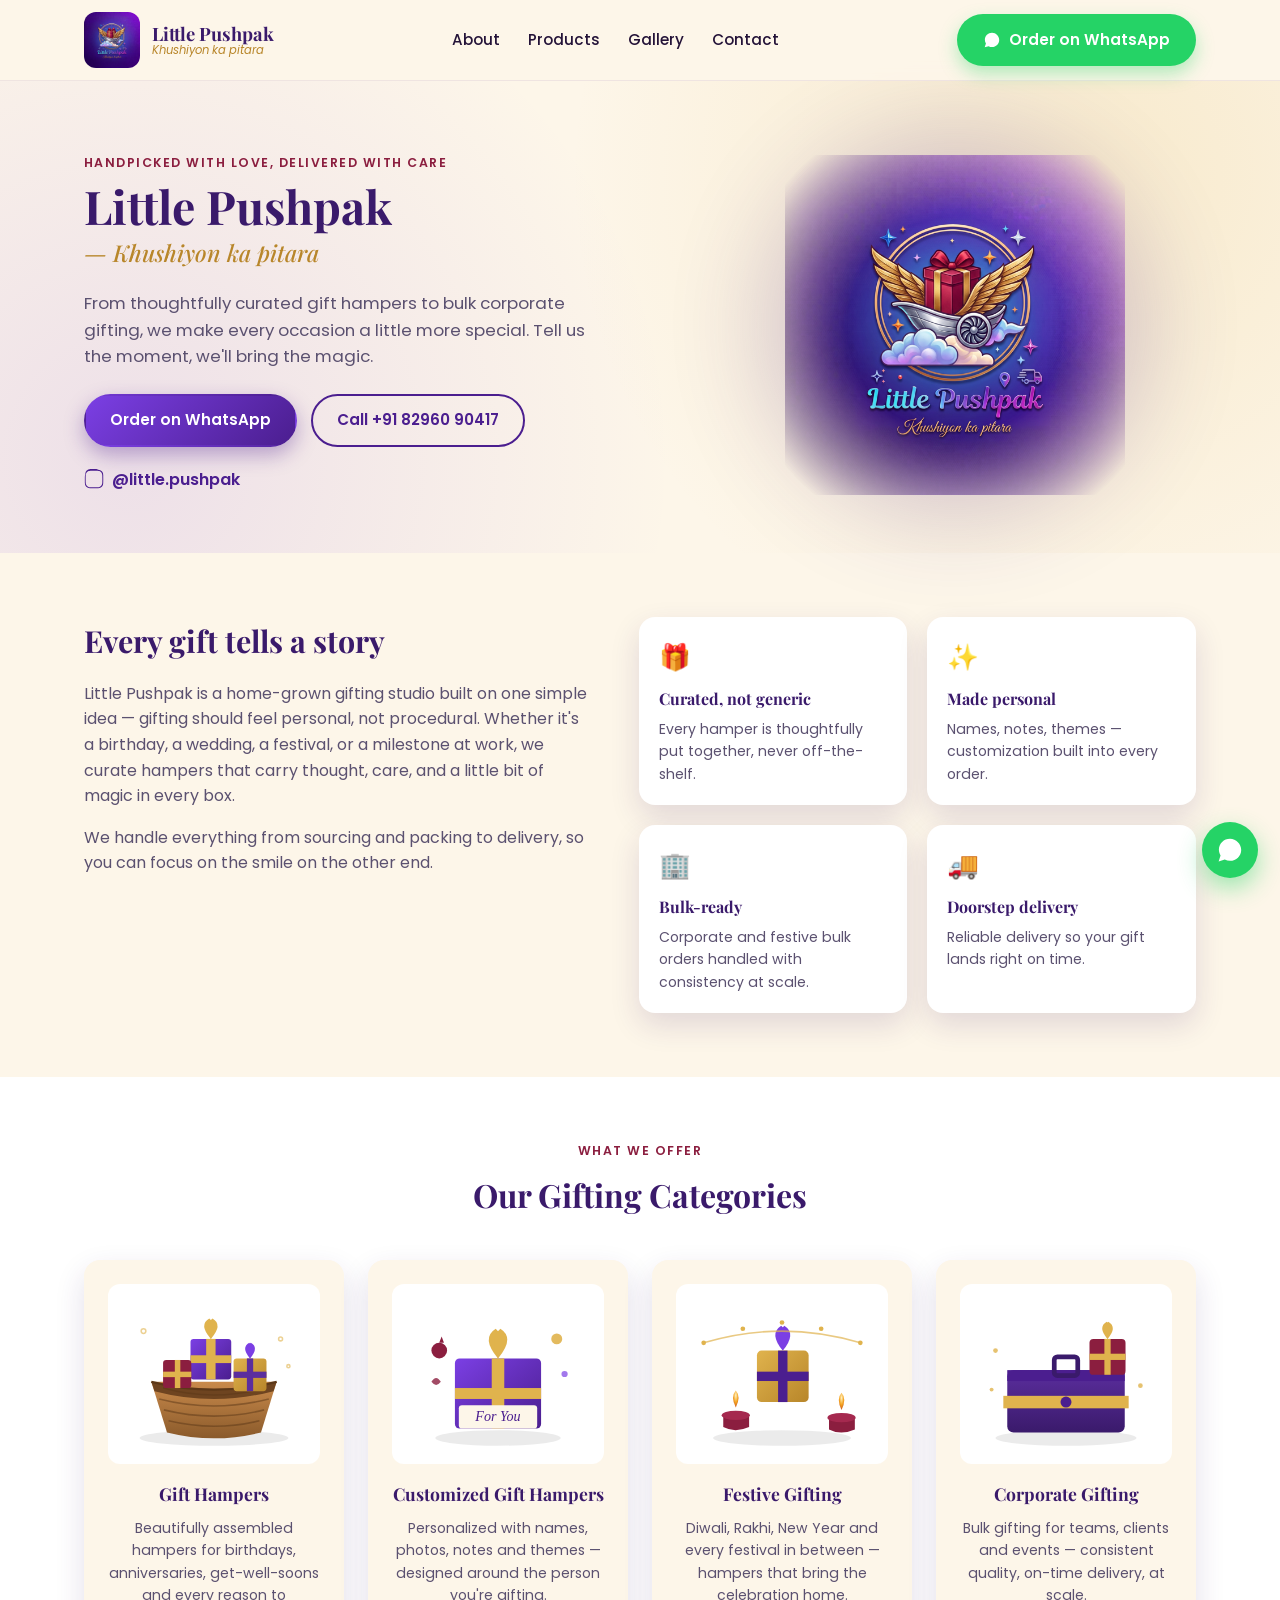
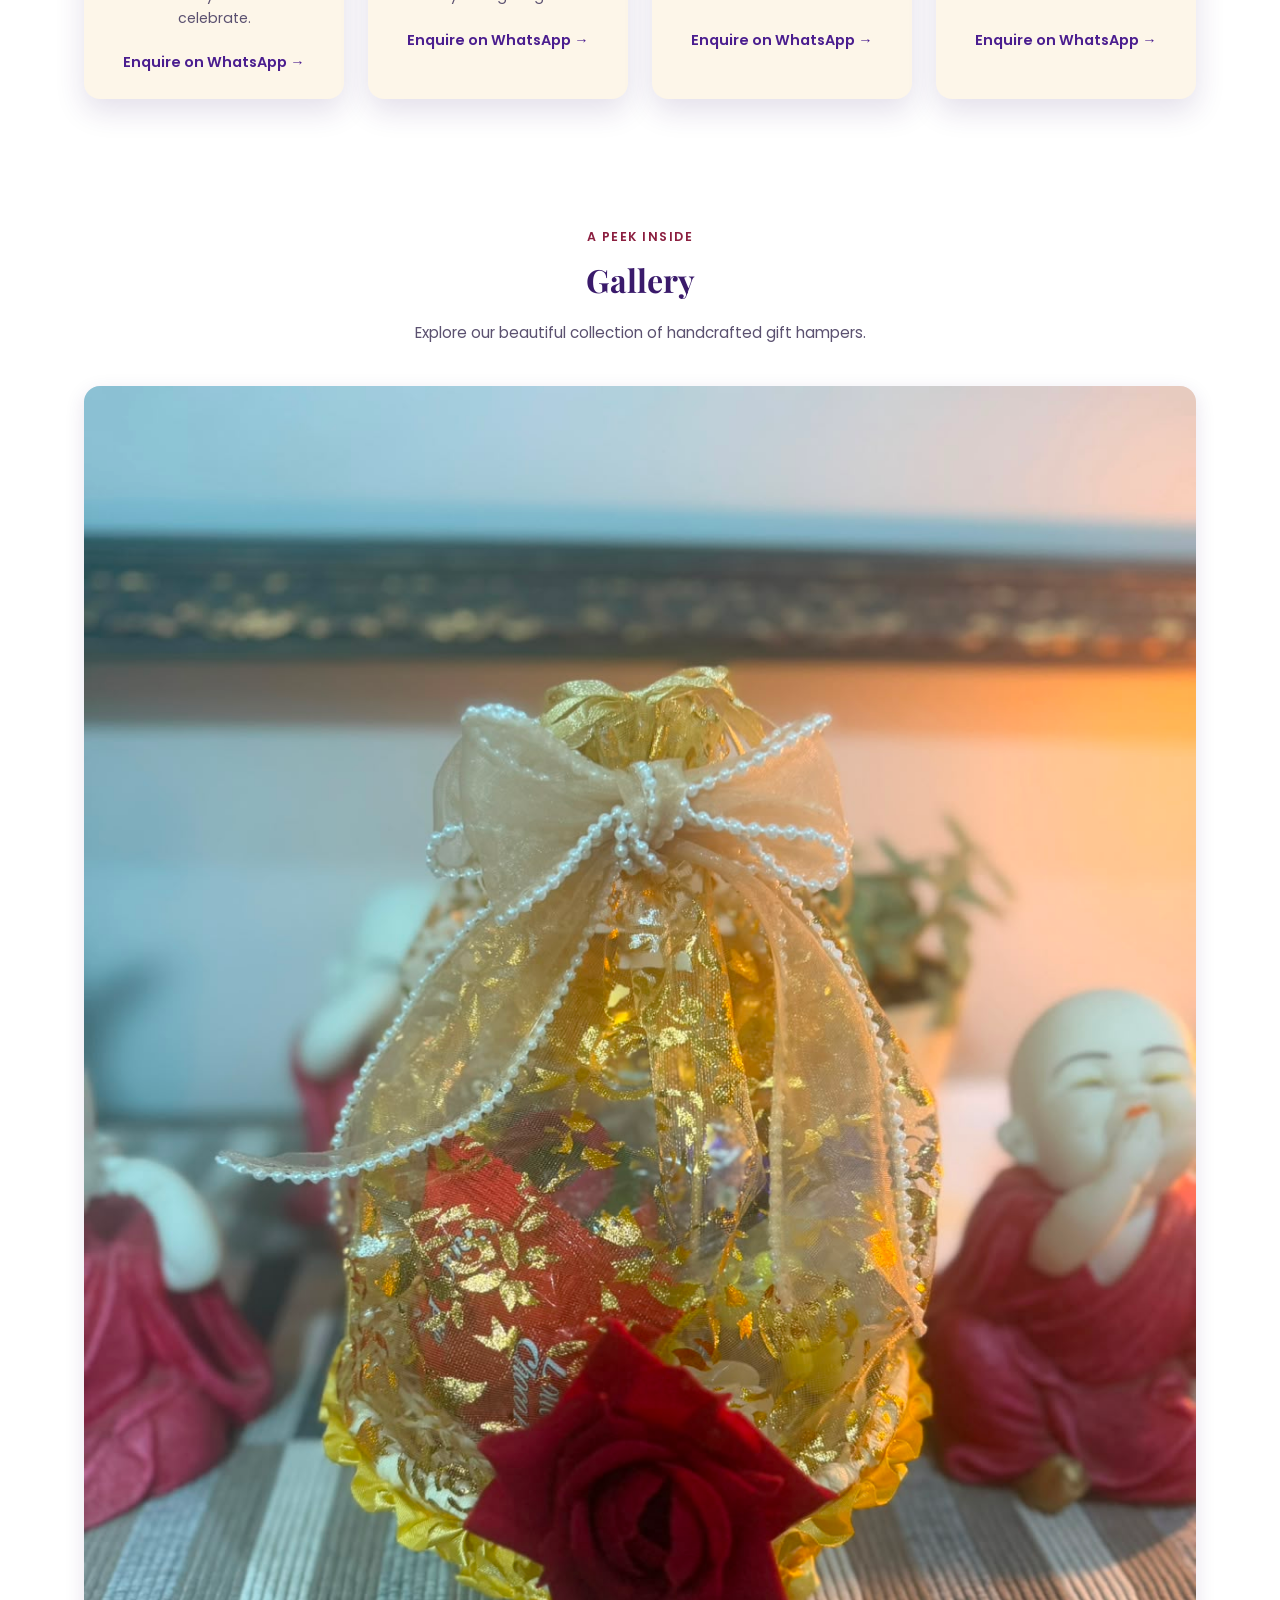
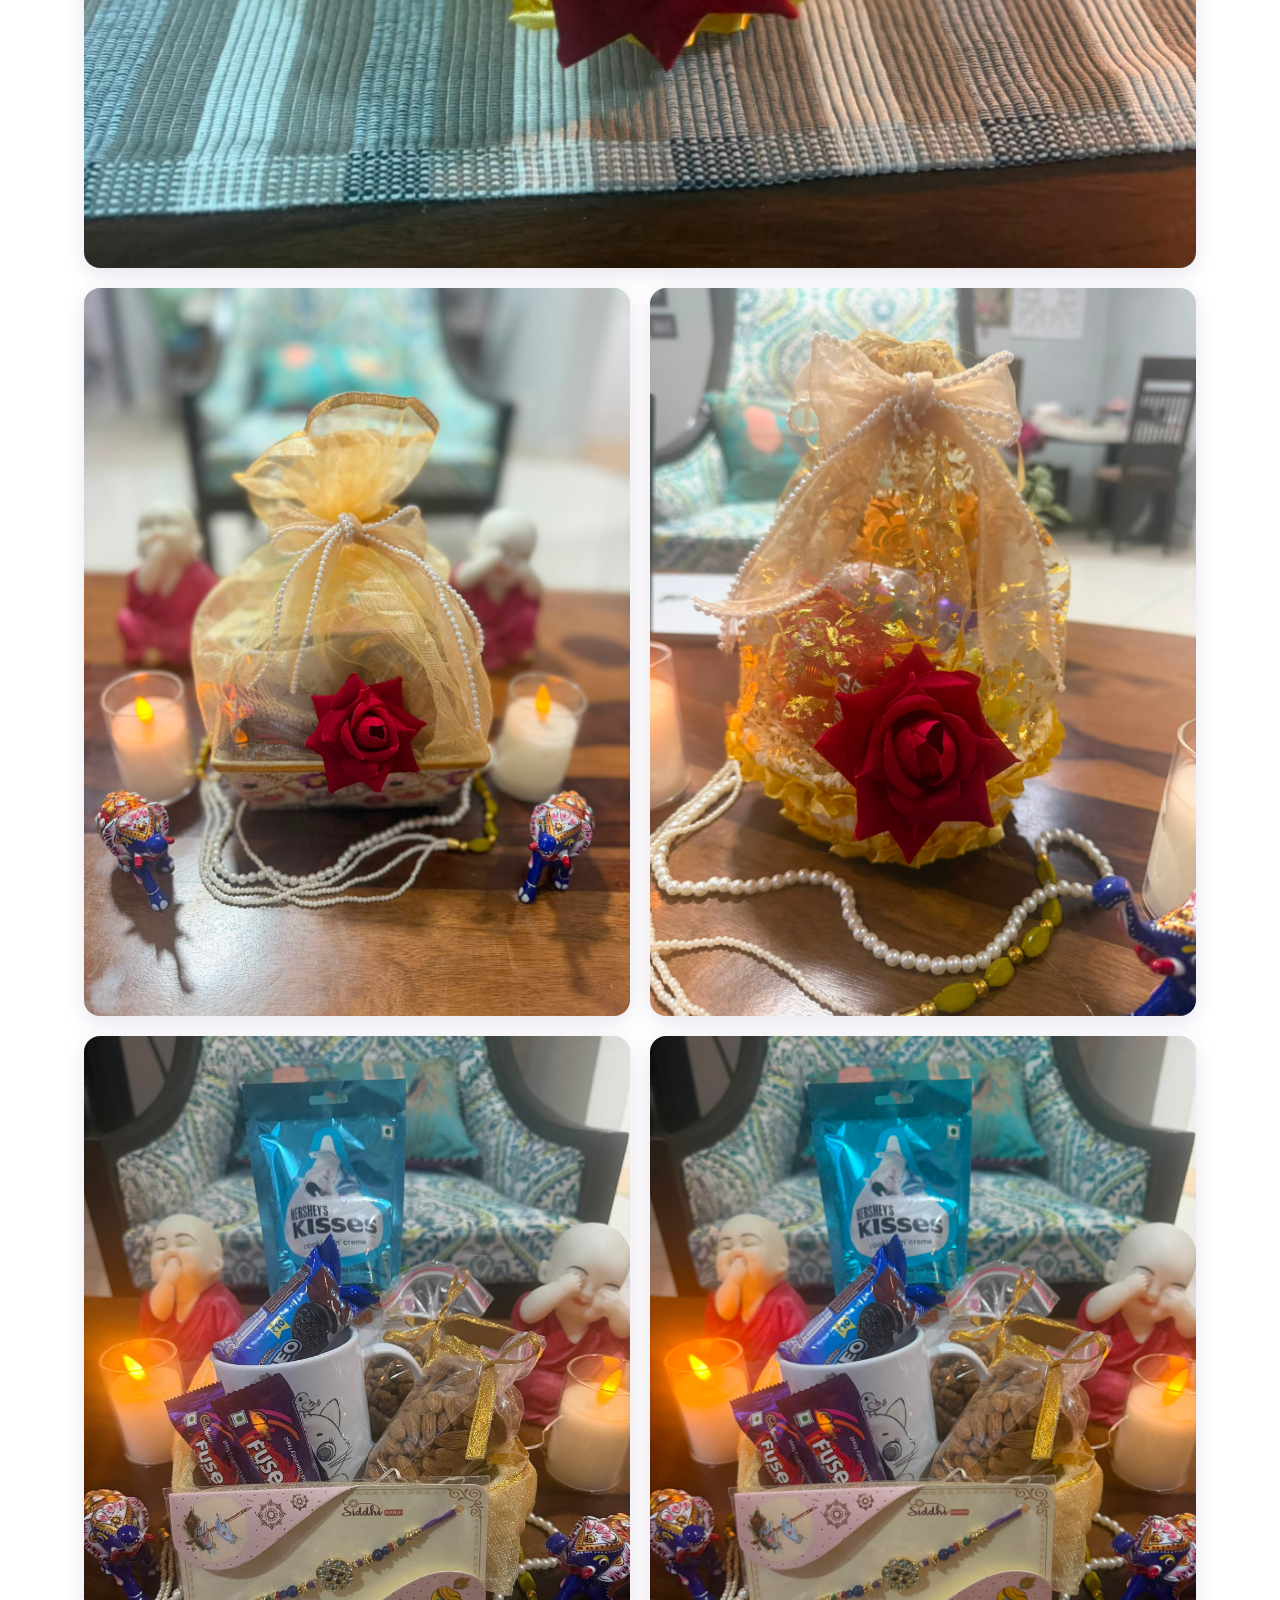
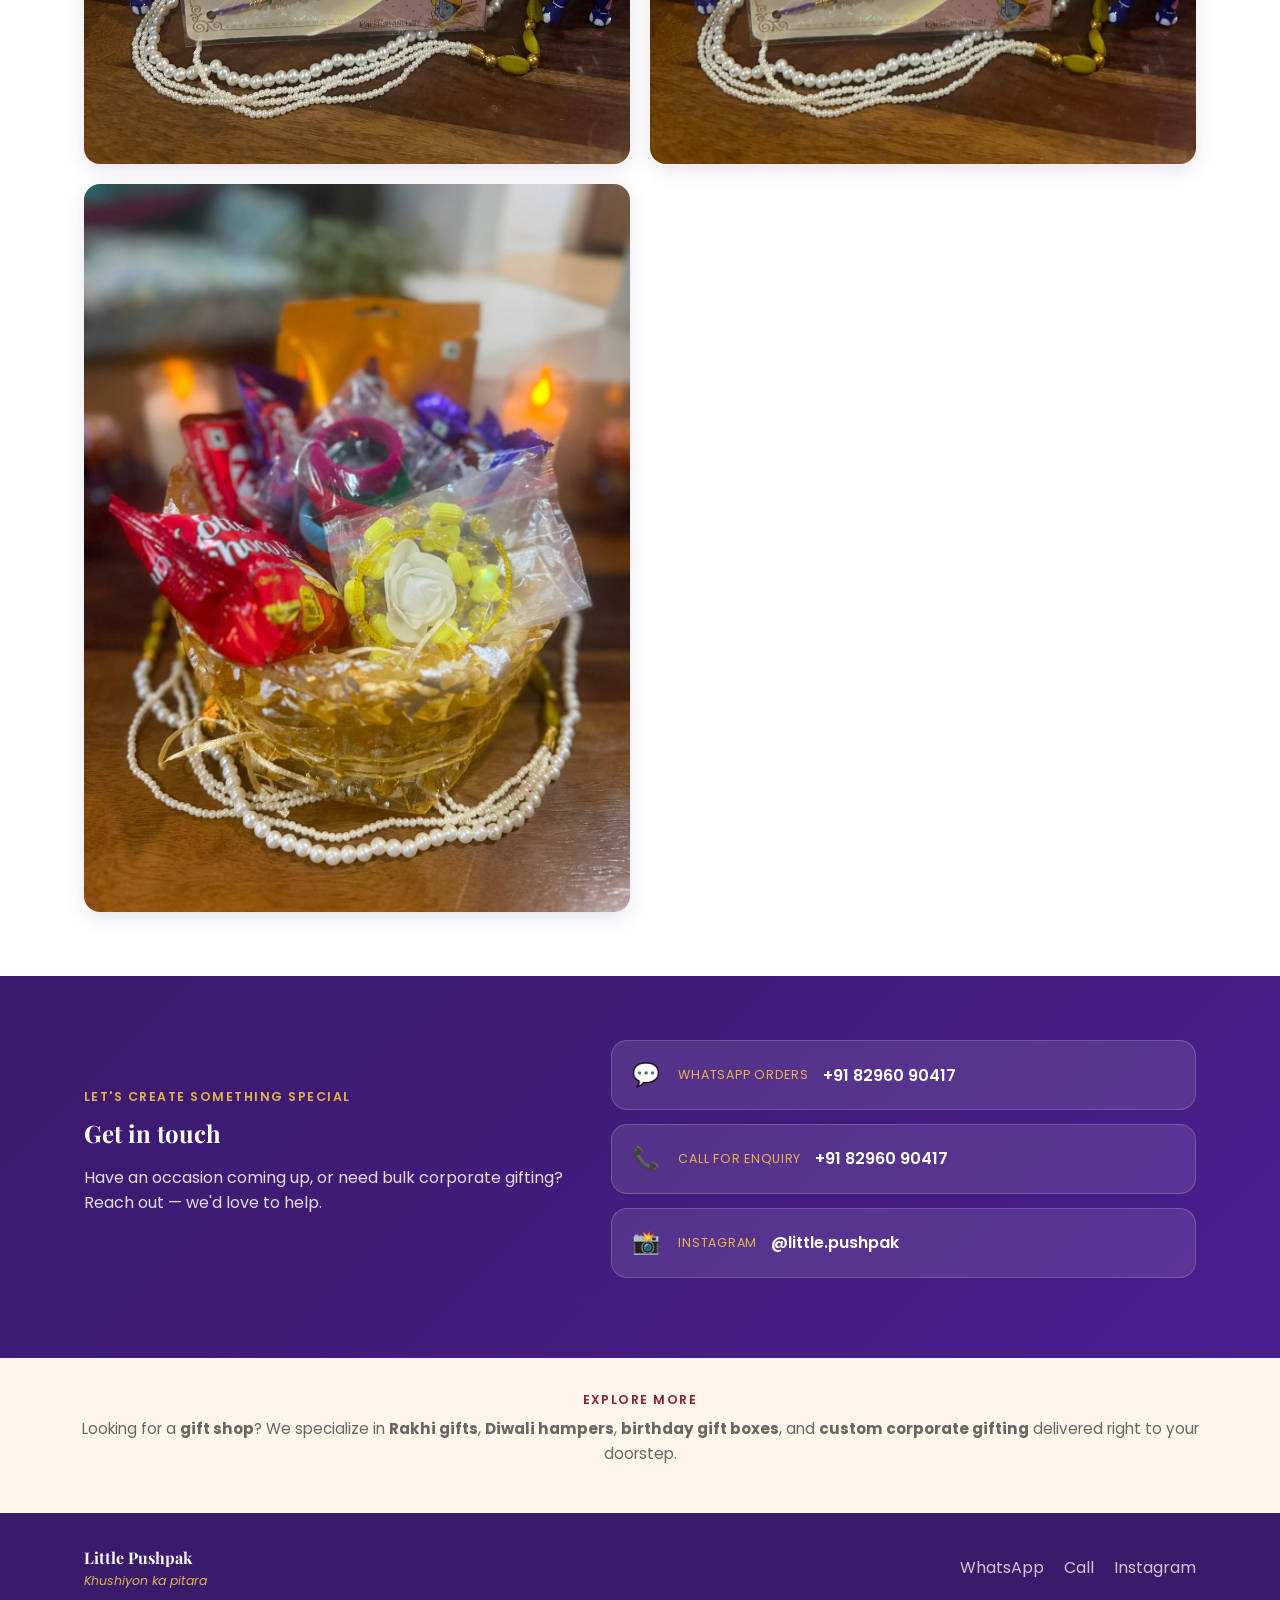
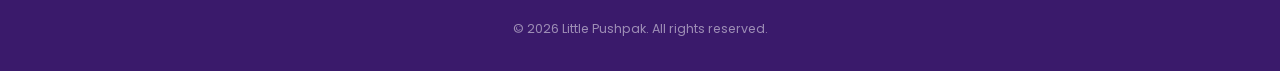
<file: index.html>
<!DOCTYPE html>
<html lang="en">
<head>
<meta charset="UTF-8">
<meta name="viewport" content="width=device-width, initial-scale=1.0">
<title>Little Pushpak | Khushiyon ka Pitara</title>
<meta name="description" content="Little Pushpak - Gift Hampers, Customized Gift Hampers, Festive Gifting & Corporate Gifting. Order on WhatsApp today!">
<title>Little Pushpak | Custom Gift Hampers & Special Occasion Gifts</title>
<meta name="description" content="Little Pushpak offers handcrafted, beautiful gift hampers for birthdays, weddings, festivals, and corporate gifting. Find the perfect gift hampers near you.">
<meta name="keywords" content="gift shop, gift shop near me, rakhi gift, rakhi hampers, customized gift hampers, festive gift boxes, corporate gifting">
<meta property="og:type" content="website">
<meta property="og:title" content="Little Pushpak | Custom Gift Shop & Festive Hampers">
<meta property="og:description" content="Explore custom Rakhi gifts, festive hampers, and corporate gift boxes at Little Pushpak.">
<link rel="icon" type="image/png" href="assets/logo.png">
<link rel="preconnect" href="https://fonts.googleapis.com">
<link href="https://fonts.googleapis.com/css2?family=Poppins:wght@400;500;600;700&family=Playfair+Display:ital,wght@0,600;1,500&display=swap" rel="stylesheet">
<link rel="stylesheet" href="css/style.css">
</head>
<!-- Google tag (gtag.js) -->
<script async src="https://www.googletagmanager.com/gtag/js?id=G-FZVYTQV3SM"></script>
<script>
  window.dataLayer = window.dataLayer || [];
  function gtag(){dataLayer.push(arguments);}
  gtag('js', new Date());

  gtag('config', 'G-FZVYTQV3SM');
</script>
<body>

<header class="site-header" id="top">
  <div class="container header-inner">
    <a class="brand" href="#top">
      <img src="assets/logo.png" alt="Little Pushpak logo" class="brand-logo" onerror="this.style.display='none'; document.querySelector('.brand-fallback').style.display='flex';">
      <span class="brand-fallback" aria-hidden="true">LP</span>
      <span class="brand-text">
        <span class="brand-name">Little Pushpak</span>
        <span class="brand-tagline">Khushiyon ka pitara</span>
      </span>
    </a>

    <nav class="site-nav" id="siteNav">
      <a href="#about">About</a>
      <a href="#products">Products</a>
      <a href="#gallery">Gallery</a>
      <a href="#contact">Contact</a>
    </nav>

    <div class="header-actions">
      <a class="btn btn-whatsapp" href="https://wa.me/918296090417?text=Hi%20Little%20Pushpak%2C%20I%27d%20like%20to%20know%20more%20about%20your%20gift%20hampers." target="_blank" rel="noopener">
        <svg viewBox="0 0 32 32" class="icon" aria-hidden="true"><path fill="currentColor" d="M16 3C9 3 3.3 8.6 3.3 15.5c0 2.4.7 4.7 1.9 6.7L3 29l7-2.1a13 13 0 0 0 6 1.5h.1c7 0 12.7-5.6 12.7-12.5S23 3 16 3z"/></svg>
        <span class="btn-label">Order on WhatsApp</span>
      </a>
      <button class="nav-toggle" id="navToggle" aria-label="Toggle navigation" aria-expanded="false">
        <span></span><span></span><span></span>
      </button>
    </div>
  </div>
</header>

<main>

  <!-- HERO -->
  <section class="hero">
    <div class="container hero-inner">
      <div class="hero-copy">
        <p class="eyebrow">Handpicked with love, delivered with care</p>
        <h1>Little Pushpak <span>— Khushiyon ka pitara</span></h1>
        <p class="hero-desc">
          From thoughtfully curated gift hampers to bulk corporate gifting, we make every occasion
          a little more special. Tell us the moment, we'll bring the magic.
        </p>
        <div class="hero-actions">
          <a class="btn btn-primary" href="https://wa.me/918296090417?text=Hi%20Little%20Pushpak%2C%20I%27d%20like%20to%20place%20an%20order." target="_blank" rel="noopener">Order on WhatsApp</a>
          <a class="btn btn-outline" href="tel:+918296090417">Call +91 82960 90417</a>
        </div>
        <a class="hero-insta" href="https://instagram.com/little.pushpak" target="_blank" rel="noopener">
          <svg viewBox="0 0 24 24" class="icon" aria-hidden="true"><path fill="currentColor" d="M12 2c2.7 0 3.05.01 4.12.06 1.06.05 1.79.22 2.43.47.66.26 1.22.6 1.77 1.15.55.55.9 1.11 1.15 1.77.25.64.42 1.37.47 2.43.05 1.07.06 1.41.06 4.12s-.01 3.05-.06 4.12c-.05 1.06-.22 1.79-.47 2.43-.26.66-.6 1.22-1.15 1.77-.55.55-1.11.9-1.77 1.15-.64.25-1.37.42-2.43.47-1.07.05-1.41.06-4.12.06s-3.05-.01-4.12-.06c-1.06-.05-1.79-.22-2.43-.47-.66-.26-1.22-.6-1.77-1.15-.55-.55-.9-1.11-1.15-1.77-.25-.64-.42-1.37-.47-2.43-.05-1.07-.06-1.41-.06-4.12s.01-3.05.06-4.12c.05-1.06.22-1.79.47-2.43.26-.66.6-1.22 1.15-1.77.55-.55 1.11-.9 1.77-1.15.64-.25 1.37-.42 2.43-.47C8.95 2.01 9.29 2 12 2m0-2C9.17 0 8.81.01 7.71.06 6.61.11 5.84.28 5.17.54c-.69.27-1.28.63-1.86 1.21C2.67 2.33 2.31 2.92 2.04 3.61c-.26.67-.43 1.44-.48 2.54C1.01 8.19 1 8.55 1 12s.01 3.81.06 4.91c.05 1.1.22 1.87.48 2.54.27.69.63 1.28 1.21 1.86.58.58 1.17.94 1.86 1.21.67.26 1.44.43 2.54.48 1.1.05 1.46.06 4.91.06s3.81-.01 4.91-.06c1.1-.05 1.87-.22 2.54-.48.69-.27 1.28-.63 1.86-1.21.58-.58.94-1.17 1.21-1.86.26-.67.43-1.44.48-2.54.05-1.1.06-1.46.06-4.91s-.01-3.81-.06-4.91c-.05-1.1-.22-1.87-.48-2.54-.27-.69-.63-1.28-1.21-1.86-.58-.58-1.17-.94-1.86-1.21-.67-.26-1.44-.43-2.54-.48C15.19.01 14.83 0 12 0z"/></svg>
          @little.pushpak
        </a>
      </div>
      <div class="hero-art" aria-hidden="true">
        <div class="hero-blob"></div>
        <img src="assets/logo.png" alt="" class="hero-logo" onerror="this.style.display='none';">
      </div>
    </div>
  </section>

  <!-- ABOUT -->
  <section id="about" class="about">
    <div class="container about-inner">
      <div class="about-copy">
        <h2>Every gift tells a story</h2>
        <p>
          Little Pushpak is a home-grown gifting studio built on one simple idea — gifting should
          feel personal, not procedural. Whether it's a birthday, a wedding, a festival, or a
          milestone at work, we curate hampers that carry thought, care, and a little bit of magic
          in every box.
        </p>
        <p>
          We handle everything from sourcing and packing to delivery, so you can focus on the
          smile on the other end.
        </p>
      </div>
      <div class="about-highlights">
        <div class="highlight">
          <span class="highlight-icon">🎁</span>
          <h3>Curated, not generic</h3>
          <p>Every hamper is thoughtfully put together, never off-the-shelf.</p>
        </div>
        <div class="highlight">
          <span class="highlight-icon">✨</span>
          <h3>Made personal</h3>
          <p>Names, notes, themes — customization built into every order.</p>
        </div>
        <div class="highlight">
          <span class="highlight-icon">🏢</span>
          <h3>Bulk-ready</h3>
          <p>Corporate and festive bulk orders handled with consistency at scale.</p>
        </div>
        <div class="highlight">
          <span class="highlight-icon">🚚</span>
          <h3>Doorstep delivery</h3>
          <p>Reliable delivery so your gift lands right on time.</p>
        </div>
      </div>
    </div>
  </section>

  <!-- PRODUCTS -->
  <section id="products" class="products">
    <div class="container">
      <div class="section-head">
        <p class="eyebrow">What we offer</p>
        <h2>Our Gifting Categories</h2>
      </div>

      <div class="product-grid">
        <article class="product-card">
          <div class="product-art"><img src="assets/illustrations/hampers.svg" alt="Gift hampers illustration" loading="lazy"></div>
          <h3>Gift Hampers</h3>
          <p>Beautifully assembled hampers for birthdays, anniversaries, get-well-soons and every reason to celebrate.</p>
          <a class="product-link" href="https://wa.me/918296090417?text=Hi%2C%20I%27d%20like%20to%20enquire%20about%20Gift%20Hampers." target="_blank" rel="noopener">Enquire on WhatsApp →</a>
        </article>

        <article class="product-card">
          <div class="product-art"><img src="assets/illustrations/customized.svg" alt="Customized gift hampers illustration" loading="lazy"></div>
          <h3>Customized Gift Hampers</h3>
          <p>Personalized with names, photos, notes and themes — designed around the person you're gifting.</p>
          <a class="product-link" href="https://wa.me/918296090417?text=Hi%2C%20I%27d%20like%20to%20enquire%20about%20Customized%20Gift%20Hampers." target="_blank" rel="noopener">Enquire on WhatsApp →</a>
        </article>

        <article class="product-card">
          <div class="product-art"><img src="assets/illustrations/festive.svg" alt="Festive gifting illustration" loading="lazy"></div>
          <h3>Festive Gifting</h3>
          <p>Diwali, Rakhi, New Year and every festival in between — hampers that bring the celebration home.</p>
          <a class="product-link" href="https://wa.me/918296090417?text=Hi%2C%20I%27d%20like%20to%20enquire%20about%20Festive%20Gifting." target="_blank" rel="noopener">Enquire on WhatsApp →</a>
        </article>

        <article class="product-card">
          <div class="product-art"><img src="assets/illustrations/corporate.svg" alt="Corporate gifting illustration" loading="lazy"></div>
          <h3>Corporate Gifting</h3>
          <p>Bulk gifting for teams, clients and events — consistent quality, on-time delivery, at scale.</p>
          <a class="product-link" href="https://wa.me/918296090417?text=Hi%2C%20I%27d%20like%20to%20enquire%20about%20Corporate%20Gifting." target="_blank" rel="noopener">Enquire on WhatsApp →</a>
        </article>
      </div>
    </div>
  </section>

  <!-- GALLERY -->
  <section id="gallery" class="gallery">
    <div class="container">
      <div class="section-head">
        <p class="eyebrow">A peek inside</p>
        <h2>Gallery</h2>
        <p class="section-sub">Explore our beautiful collection of handcrafted gift hampers.</p>
      </div>
      <div class="gallery-grid">
        <div class="gallery-tile gallery-featured">
          <img src="assets/pics/IMG-20260808-WA0032.jpg" alt="Premium gift hamper collection" loading="lazy">
        </div>
        <div class="gallery-tile">
          <img src="assets/pics/IMG-20260808-WA0020.jpg" alt="Customized gift hamper" loading="lazy">
        </div>
        <div class="gallery-tile">
          <img src="assets/pics/IMG-20260808-WA0021.jpg" alt="Gift hamper showcase" loading="lazy">
        </div>
        <div class="gallery-tile">
          <img src="assets/pics/IMG-20260808-WA0014.jpg" alt="Festive hamper collection" loading="lazy">
        </div>
        <div class="gallery-tile">
          <img src="assets/pics/IMG-20260808-WA0037.jpg" alt="Premium gift box" loading="lazy">
        </div>
        <div class="gallery-tile">
          <img src="assets/pics/IMG-20260808-WA0029.jpg" alt="Special occasion hamper" loading="lazy">
        </div>
      </div>
    </div>
  </section>

  <!-- CONTACT -->
  <section id="contact" class="contact">
    <div class="container contact-inner">
      <div class="contact-copy">
        <p class="eyebrow">Let's create something special</p>
        <h2>Get in touch</h2>
        <p>Have an occasion coming up, or need bulk corporate gifting? Reach out — we'd love to help.</p>
      </div>
      <div class="contact-cards">
        <a class="contact-card" href="https://wa.me/918296090417" target="_blank" rel="noopener">
          <span class="contact-icon">💬</span>
          <span class="contact-label">WhatsApp Orders</span>
          <span class="contact-value">+91 82960 90417</span>
        </a>
        <a class="contact-card" href="tel:+918296090417">
          <span class="contact-icon">📞</span>
          <span class="contact-label">Call for Enquiry</span>
          <span class="contact-value">+91 82960 90417</span>
        </a>
        <a class="contact-card" href="https://instagram.com/little.pushpak" target="_blank" rel="noopener">
          <span class="contact-icon">📸</span>
          <span class="contact-label">Instagram</span>
          <span class="contact-value">@little.pushpak</span>
        </a>
      </div>
    </div>
  </section>
  <section class="popular-searches container" style="padding: 2rem 0; text-align: center;">
    <p class="eyebrow">Explore More</p>
    <p style="font-size: 0.95rem; color: #666;">
      Looking for a <strong>gift shop</strong>? We specialize in <strong>Rakhi gifts</strong>, 
      <strong>Diwali hampers</strong>, <strong>birthday gift boxes</strong>, and 
      <strong>custom corporate gifting</strong> delivered right to your doorstep.
    </p>
  </section>

</main>

<footer class="site-footer">
  <div class="container footer-inner">
    <div class="footer-brand">
      <span class="footer-name">Little Pushpak</span>
      <span class="footer-tagline">Khushiyon ka pitara</span>
    </div>
    <div class="footer-links">
      <a href="https://wa.me/918296090417" target="_blank" rel="noopener">WhatsApp</a>
      <a href="tel:+918296090417">Call</a>
      <a href="https://instagram.com/little.pushpak" target="_blank" rel="noopener">Instagram</a>
    </div>
    <p class="footer-copy">&copy; <span id="year"></span> Little Pushpak. All rights reserved.</p>
  </div>
</footer>

<a class="whatsapp-fab" href="https://wa.me/918296090417?text=Hi%20Little%20Pushpak%2C%20I%27d%20like%20to%20place%20an%20order." target="_blank" rel="noopener" aria-label="Order on WhatsApp">
  <svg viewBox="0 0 32 32" class="icon" aria-hidden="true"><path fill="currentColor" d="M16 3C9 3 3.3 8.6 3.3 15.5c0 2.4.7 4.7 1.9 6.7L3 29l7-2.1a13 13 0 0 0 6 1.5h.1c7 0 12.7-5.6 12.7-12.5S23 3 16 3z"/></svg>
</a>

<script src="js/script.js"></script>
</body>
</html>
</file>
<file: css/style.css>
:root {
  --purple-deep: #3a1a6b;
  --purple: #4b1e8f;
  --purple-light: #7b3fe4;
  --gold: #e0b34d;
  --gold-dark: #b8862a;
  --maroon: #8b1e3f;
  --cream: #fdf6e9;
  --ink: #241338;
  --ink-soft: #5b5170;
  --whatsapp: #25d366;
  --radius: 16px;
  --shadow: 0 12px 30px rgba(58, 26, 107, 0.14);
  --max-width: 1160px;
}

* { box-sizing: border-box; }

html { scroll-behavior: smooth; }

body {
  margin: 0;
  font-family: 'Poppins', -apple-system, BlinkMacSystemFont, sans-serif;
  color: var(--ink);
  background: var(--cream);
  line-height: 1.6;
  -webkit-font-smoothing: antialiased;
}

h1, h2, h3 {
  font-family: 'Playfair Display', Georgia, serif;
  margin: 0 0 0.5em;
  color: var(--purple-deep);
}

p { margin: 0 0 1em; color: var(--ink-soft); }

img { max-width: 100%; display: block; }

a { color: inherit; text-decoration: none; }

.container {
  max-width: var(--max-width);
  margin: 0 auto;
  padding: 0 24px;
}

.eyebrow {
  text-transform: uppercase;
  letter-spacing: 0.12em;
  font-size: 0.78rem;
  font-weight: 600;
  color: var(--maroon);
  margin-bottom: 0.6em;
}

.btn {
  display: inline-flex;
  align-items: center;
  gap: 8px;
  padding: 12px 24px;
  border-radius: 999px;
  font-weight: 600;
  font-size: 0.95rem;
  cursor: pointer;
  border: 2px solid transparent;
  transition: transform 0.15s ease, box-shadow 0.15s ease, background 0.15s ease;
  white-space: nowrap;
}
.btn:hover { transform: translateY(-2px); }
.btn .icon { width: 18px; height: 18px; }

.btn-primary {
  background: linear-gradient(135deg, var(--purple-light), var(--purple));
  color: #fff;
  box-shadow: 0 8px 20px rgba(75, 30, 143, 0.35);
}
.btn-outline {
  background: transparent;
  border-color: var(--purple);
  color: var(--purple);
}
.btn-whatsapp {
  background: var(--whatsapp);
  color: #fff;
  box-shadow: 0 8px 18px rgba(37, 211, 102, 0.35);
}

/* HEADER */
.site-header {
  position: sticky;
  top: 0;
  z-index: 50;
  background: rgba(253, 246, 233, 0.92);
  backdrop-filter: blur(8px);
  border-bottom: 1px solid rgba(75, 30, 143, 0.08);
}
.header-inner {
  display: flex;
  align-items: center;
  justify-content: space-between;
  gap: 16px;
  padding-top: 12px;
  padding-bottom: 12px;
}
.brand {
  display: flex;
  align-items: center;
  gap: 12px;
}
.brand-logo { height: 56px; width: 56px; object-fit: contain; border-radius: 12px; }
.brand-fallback {
  display: none;
  height: 56px;
  width: 56px;
  border-radius: 12px;
  background: linear-gradient(135deg, var(--purple-light), var(--purple-deep));
  color: var(--gold);
  font-family: 'Playfair Display', serif;
  font-weight: 700;
  align-items: center;
  justify-content: center;
  font-size: 1.1rem;
}
.brand-text { display: flex; flex-direction: column; line-height: 1.15; }
.brand-name {
  font-family: 'Playfair Display', serif;
  font-weight: 700;
  font-size: 1.15rem;
  color: var(--purple-deep);
}
.brand-tagline { font-size: 0.72rem; color: var(--gold-dark); font-style: italic; }

.site-nav { display: flex; gap: 28px; }
.site-nav a {
  font-weight: 500;
  font-size: 0.95rem;
  color: var(--ink);
  position: relative;
  padding: 4px 0;
}
.site-nav a:hover { color: var(--purple); }

.header-actions { display: flex; align-items: center; gap: 14px; }

.nav-toggle {
  display: none;
  flex-direction: column;
  gap: 5px;
  background: none;
  border: none;
  cursor: pointer;
  padding: 6px;
}
.nav-toggle span {
  width: 24px;
  height: 2px;
  background: var(--purple-deep);
  border-radius: 2px;
}

/* HERO */
.hero {
  padding: 72px 0 56px;
  background:
    radial-gradient(circle at 85% 20%, rgba(224, 179, 77, 0.18), transparent 45%),
    radial-gradient(circle at 10% 80%, rgba(123, 63, 228, 0.12), transparent 45%);
}
.hero-inner {
  display: grid;
  grid-template-columns: 1.1fr 0.9fr;
  align-items: center;
  gap: 40px;
}
.hero-copy h1 {
  font-size: clamp(2rem, 4vw, 2.9rem);
  line-height: 1.15;
}
.hero-copy h1 span {
  display: block;
  font-size: 0.5em;
  font-style: italic;
  color: var(--gold-dark);
  font-weight: 500;
  margin-top: 6px;
}
.hero-desc { font-size: 1.05rem; max-width: 46ch; }
.hero-actions { display: flex; gap: 14px; flex-wrap: wrap; margin: 24px 0 20px; }
.hero-insta {
  display: inline-flex;
  align-items: center;
  gap: 8px;
  font-weight: 600;
  color: var(--purple);
}
.hero-insta .icon { width: 20px; height: 20px; }

.hero-art { position: relative; display: flex; align-items: center; justify-content: center; }
.hero-blob {
  position: absolute;
  inset: 0;
  margin: auto;
  width: 380px;
  height: 380px;
  background: radial-gradient(circle, var(--purple-light), var(--purple-deep) 70%);
  border-radius: 50%;
  opacity: 0.22;
  filter: blur(50px);
}
.hero-logo {
  position: relative;
  width: 340px;
  max-width: 95%;
  border-radius: 0;
  box-shadow: none;
  -webkit-mask-image: radial-gradient(circle farthest-corner at center, #000 0%, #000 45%, rgba(0,0,0,0.55) 65%, transparent 92%);
  mask-image: radial-gradient(circle farthest-corner at center, #000 0%, #000 45%, rgba(0,0,0,0.55) 65%, transparent 92%);
  filter: drop-shadow(0 18px 30px rgba(58, 26, 107, 0.28));
}

/* ABOUT */
.about { padding: 64px 0; }
.about-inner {
  display: grid;
  grid-template-columns: 1fr 1.1fr;
  gap: 48px;
  align-items: start;
}
.about-copy h2 { font-size: 1.9rem; }
.about-highlights {
  display: grid;
  grid-template-columns: 1fr 1fr;
  gap: 20px;
}
.highlight {
  background: #fff;
  border-radius: var(--radius);
  padding: 20px;
  box-shadow: var(--shadow);
}
.highlight-icon { font-size: 1.6rem; }
.highlight h3 { font-size: 1rem; margin: 8px 0 6px; color: var(--purple-deep); }
.highlight p { font-size: 0.88rem; margin: 0; }

/* PRODUCTS */
.products { padding: 64px 0; background: #fff; }
.section-head { text-align: center; max-width: 640px; margin: 0 auto 40px; }
.section-head h2 { font-size: 2rem; }
.section-sub { font-size: 0.95rem; }

.product-grid {
  display: grid;
  grid-template-columns: repeat(4, 1fr);
  gap: 24px;
}
.product-card {
  background: var(--cream);
  border-radius: var(--radius);
  padding: 24px;
  text-align: center;
  box-shadow: var(--shadow);
  transition: transform 0.2s ease;
}
.product-card:hover { transform: translateY(-4px); }
.product-art {
  background: #fff;
  border-radius: 12px;
  padding: 12px;
  margin-bottom: 16px;
}
.product-art img { width: 100%; height: auto; }
.product-card h3 { font-size: 1.1rem; margin-bottom: 8px; }
.product-card p { font-size: 0.88rem; min-height: 66px; }
.product-link {
  display: inline-block;
  font-weight: 600;
  color: var(--purple);
  font-size: 0.9rem;
  margin-top: 8px;
}
.product-link:hover { color: var(--maroon); }

/* GALLERY */
.gallery { 
  padding: 64px 0; 
  background: #fff;
}

.gallery-grid {
  display: grid;
  grid-template-columns: repeat(2, 1fr);
  gap: 20px;
  width: 100%;
}

.gallery-tile {
  position: relative;
  border-radius: var(--radius);
  overflow: hidden;
  background: #f5f5f5;
  box-shadow: 0 6px 20px rgba(58, 26, 107, 0.12);
  transition: transform 0.3s ease, box-shadow 0.3s ease;
  min-height: 280px;
  display: flex;
  align-items: center;
  justify-content: center;
}

.gallery-tile img {
  width: 100%;
  height: 100%;
  object-fit: cover;
  display: block;
}

.gallery-tile:hover {
  transform: translateY(-8px);
  box-shadow: 0 12px 32px rgba(58, 26, 107, 0.18);
}

.gallery-tile.gallery-featured {
  grid-column: span 2;
  min-height: 360px;
}

/* CONTACT */
.contact { padding: 64px 0 80px; background: linear-gradient(135deg, var(--purple-deep), var(--purple)); color: #fff; }
.contact-inner { display: grid; grid-template-columns: 1fr 1.2fr; gap: 40px; align-items: center; }
.contact-copy .eyebrow { color: var(--gold); }
.contact-copy h2 { color: #fff; }
.contact-copy p { color: rgba(255,255,255,0.85); }
.contact-cards { display: grid; gap: 14px; }
.contact-card {
  display: flex;
  align-items: center;
  gap: 14px;
  background: rgba(255,255,255,0.1);
  border: 1px solid rgba(255,255,255,0.18);
  border-radius: var(--radius);
  padding: 16px 20px;
  transition: background 0.15s ease;
}
.contact-card:hover { background: rgba(255,255,255,0.18); }
.contact-icon { font-size: 1.4rem; }
.contact-label { display: block; font-size: 0.78rem; text-transform: uppercase; letter-spacing: 0.06em; color: var(--gold); }
.contact-value { display: block; font-weight: 600; font-size: 1rem; }
.contact-card > span:first-child { margin-right: 4px; }

/* FOOTER */
.site-footer { background: var(--purple-deep); color: rgba(255,255,255,0.75); padding: 32px 0; }
.footer-inner {
  display: flex;
  flex-wrap: wrap;
  align-items: center;
  justify-content: space-between;
  gap: 12px;
}
.footer-brand { display: flex; flex-direction: column; }
.footer-name { font-family: 'Playfair Display', serif; font-weight: 700; color: #fff; }
.footer-tagline { font-size: 0.78rem; font-style: italic; color: var(--gold); }
.footer-links { display: flex; gap: 20px; }
.footer-links a:hover { color: var(--gold); }
.footer-copy { width: 100%; text-align: center; font-size: 0.78rem; margin: 16px 0 0; color: rgba(255,255,255,0.5); }

/* WHATSAPP FAB */
.whatsapp-fab {
  position: fixed;
  bottom: 22px;
  right: 22px;
  width: 56px;
  height: 56px;
  border-radius: 50%;
  background: var(--whatsapp);
  color: #fff;
  display: flex;
  align-items: center;
  justify-content: center;
  box-shadow: 0 10px 24px rgba(37, 211, 102, 0.45);
  z-index: 60;
  transition: transform 0.15s ease;
}
.whatsapp-fab:hover { transform: scale(1.08); }
.whatsapp-fab .icon { width: 28px; height: 28px; }

/* RESPONSIVE */
@media (max-width: 900px) {
  .hero-inner, .about-inner, .contact-inner { grid-template-columns: 1fr; }
  .hero-art { order: -1; }
  .about-highlights { grid-template-columns: 1fr 1fr; }
  .product-grid { grid-template-columns: repeat(2, 1fr); }
  
  .gallery-grid {
    grid-template-columns: repeat(2, 1fr);
    gap: 16px;
  }
  
  .gallery-tile {
    min-height: 240px;
  }
  
  .gallery-tile.gallery-featured {
    grid-column: span 2;
    min-height: 300px;
  }
}

@media (max-width: 720px) {
  .site-nav {
    position: absolute;
    top: 100%;
    left: 0;
    right: 0;
    background: var(--cream);
    flex-direction: column;
    padding: 16px 24px 24px;
    gap: 16px;
    display: none;
    box-shadow: 0 12px 20px rgba(58,26,107,0.08);
  }
  .site-nav.open { display: flex; }
  .nav-toggle { display: flex; }
  .header-actions .btn-whatsapp .btn-label { display: none; }
  .header-actions .btn-whatsapp { padding: 12px; }
  
  .gallery-grid {
    grid-template-columns: 1fr;
    gap: 14px;
  }
  
  .gallery-tile {
    min-height: 220px;
  }
  
  .gallery-tile.gallery-featured {
    grid-column: span 1;
    min-height: 220px;
  }
  
  .contact-inner { grid-template-columns: 1fr; }
}

@media (max-width: 560px) {
  .product-grid { grid-template-columns: 1fr; }
  
  .gallery-grid { 
    grid-template-columns: 1fr;
    gap: 12px;
  }
  
  .gallery-tile {
    min-height: 200px;
  }
  
  .gallery-tile.gallery-featured {
    min-height: 200px;
  }
  
  .about-highlights { grid-template-columns: 1fr; }
  .hero-actions .btn { width: 100%; justify-content: center; }
}
</file>
